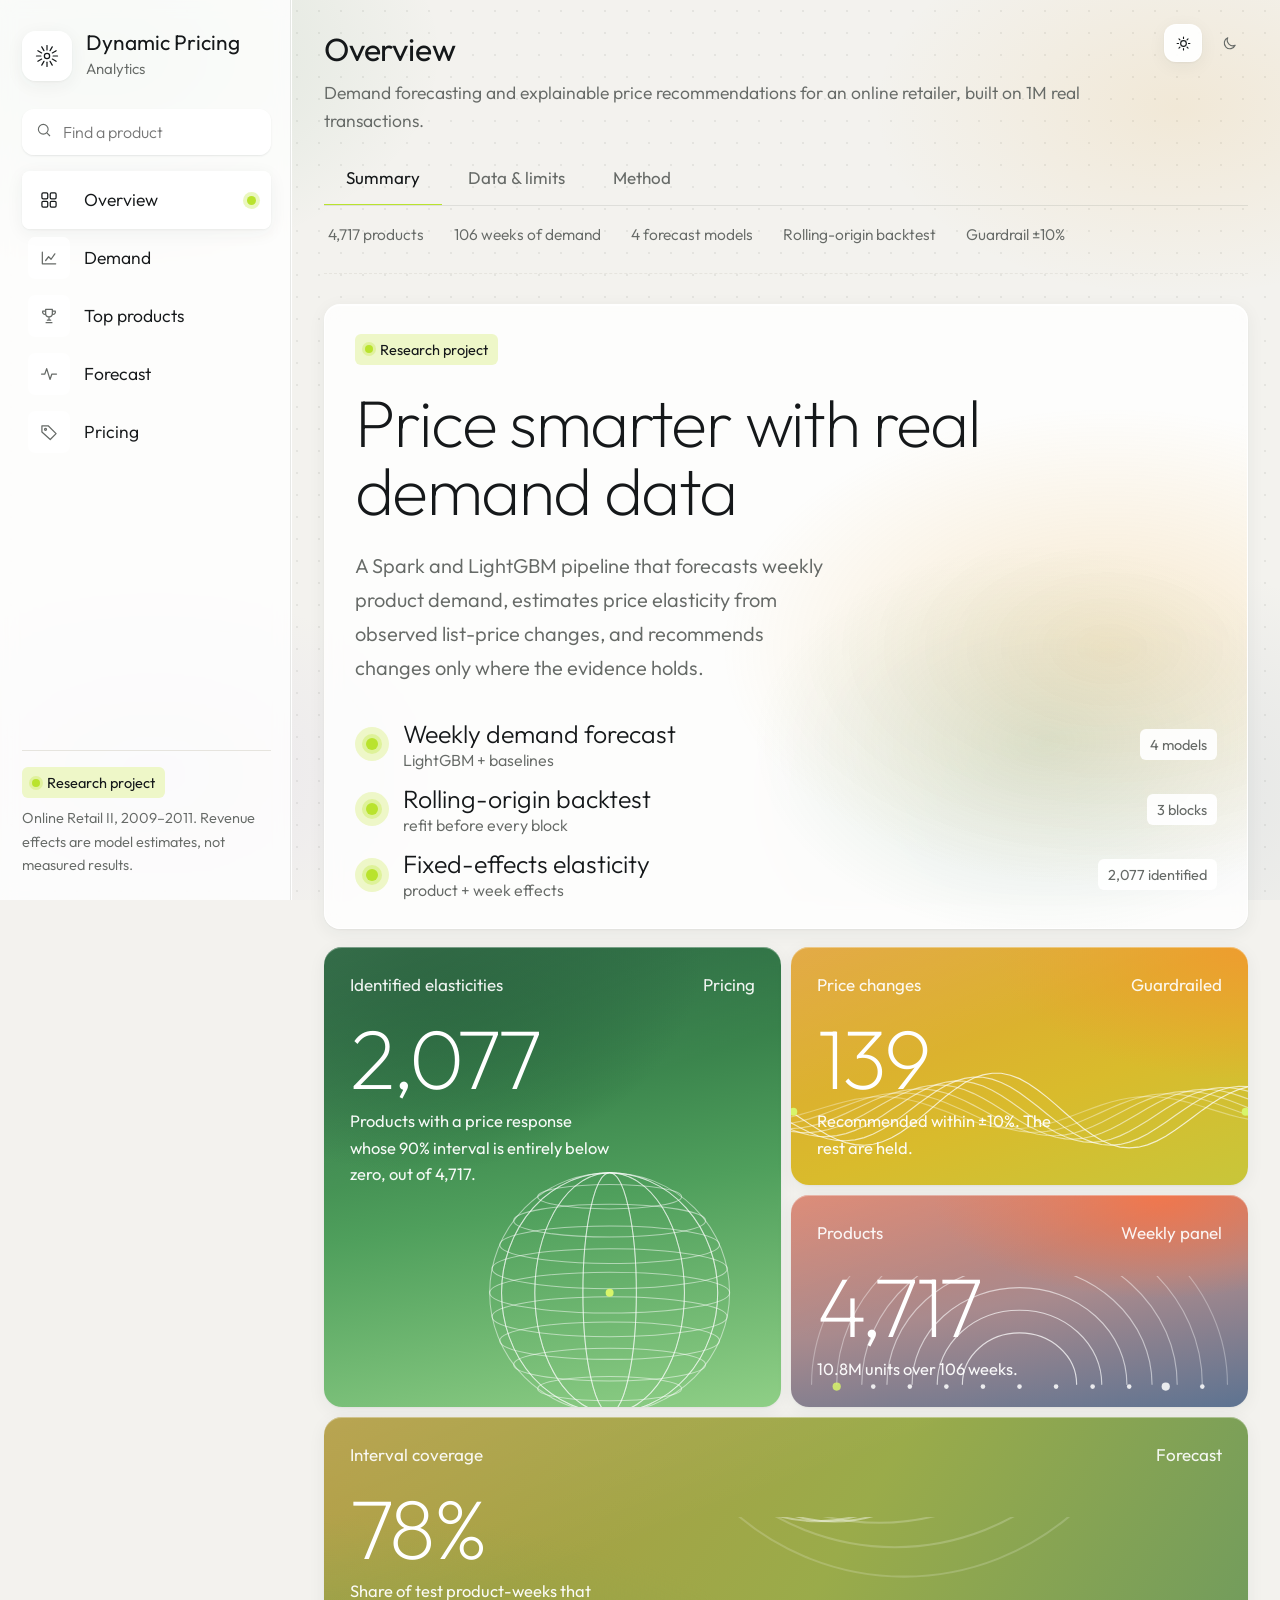
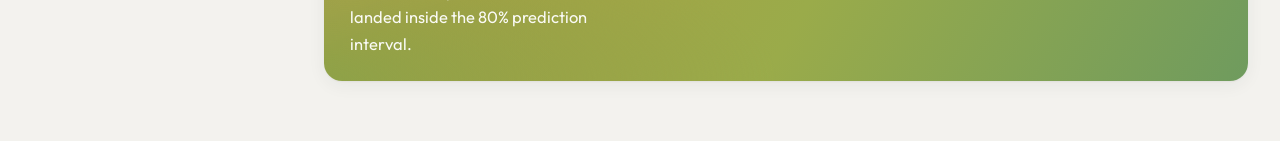
<file: site/index.html>
<!doctype html><html lang="en"><head><meta charset="utf-8"><meta name="viewport" content="width=device-width,initial-scale=1"><title>Overview · Dynamic Pricing Analytics</title><link rel="preconnect" href="https://fonts.googleapis.com"><link rel="stylesheet" href="https://fonts.googleapis.com/css2?family=Outfit:wght@200..500&display=swap"><link rel="stylesheet" href="assets/style.css"><script src="vendor/chart.umd.js"></script><script src="data/overview.js"></script><script src="data/forecast.js"></script><script src="data/pricing.js"></script><script src="data/data.js"></script><script src="data/search.js"></script><script src="assets/app.js"></script></head><body><script src="assets/summary.js"></script><script src="assets/data.js"></script><script src="assets/about.js"></script><script src="assets/p_index.js"></script></body></html>
</file>
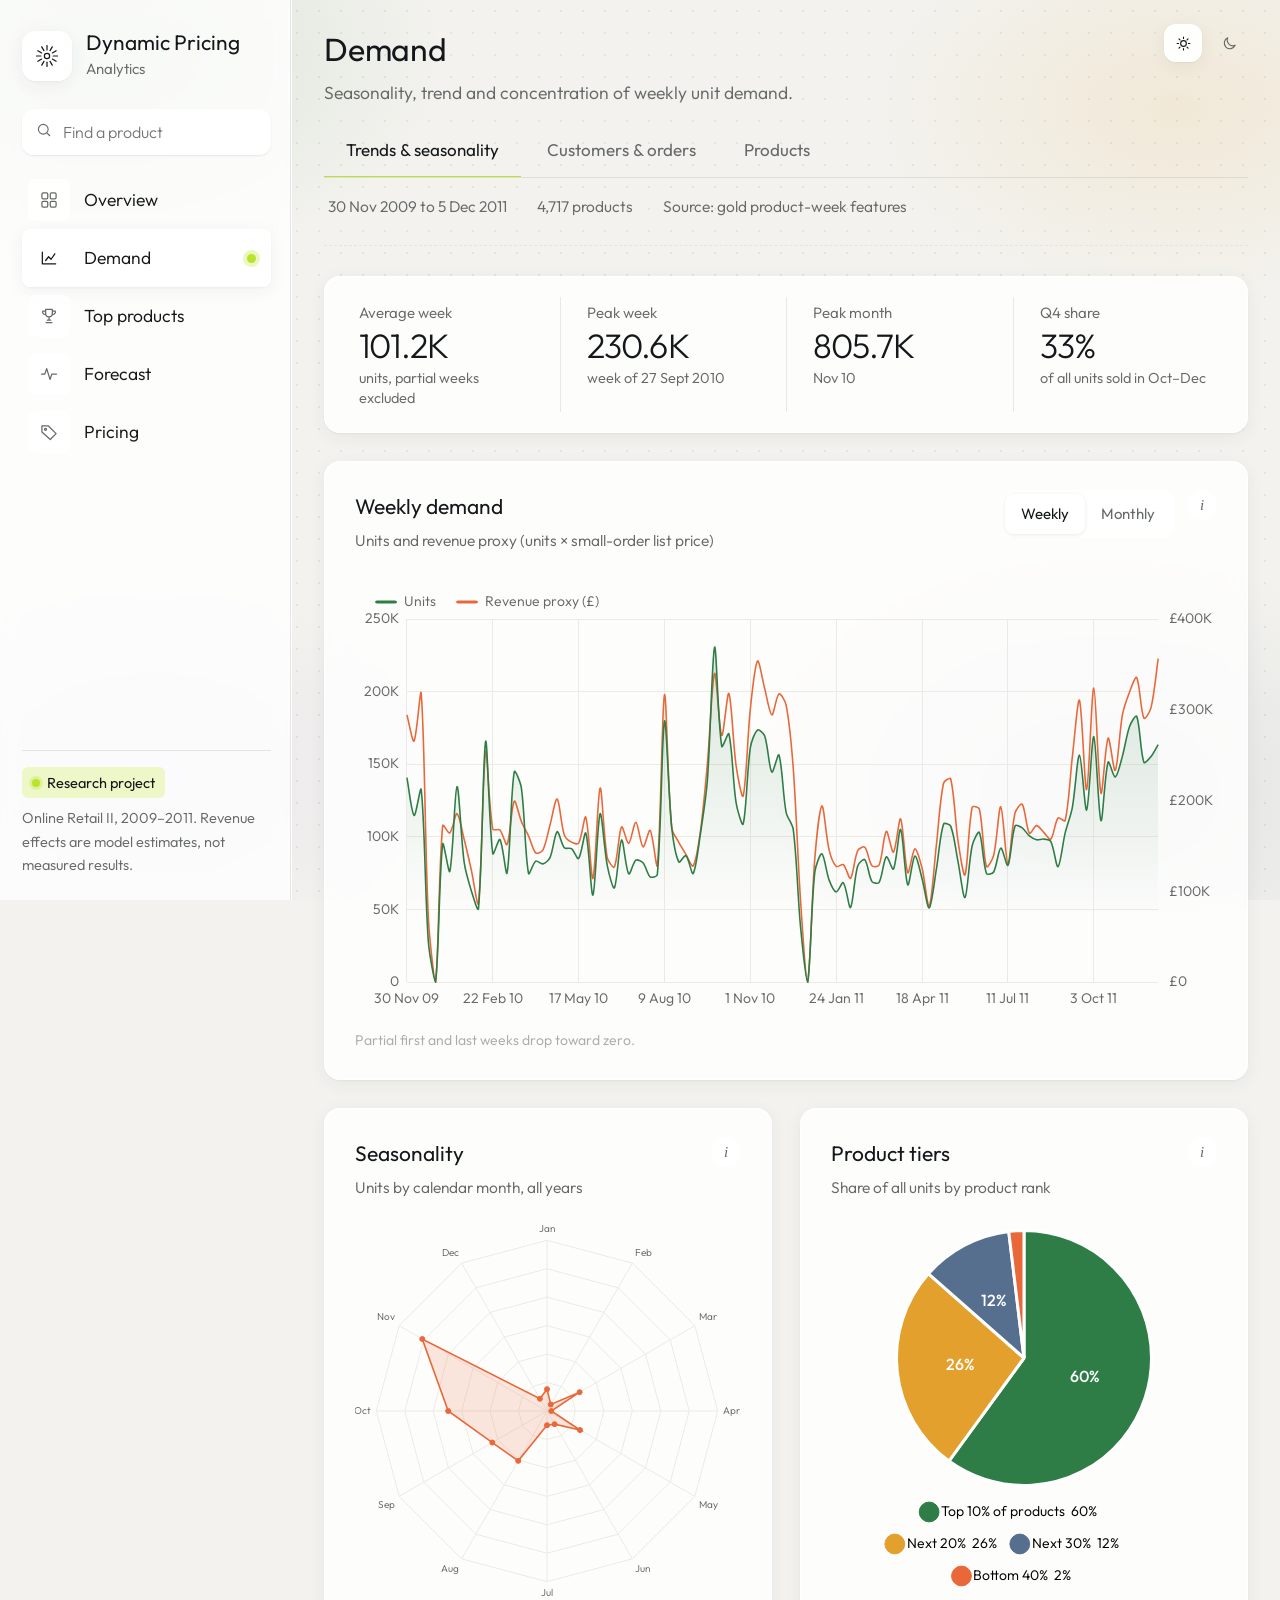
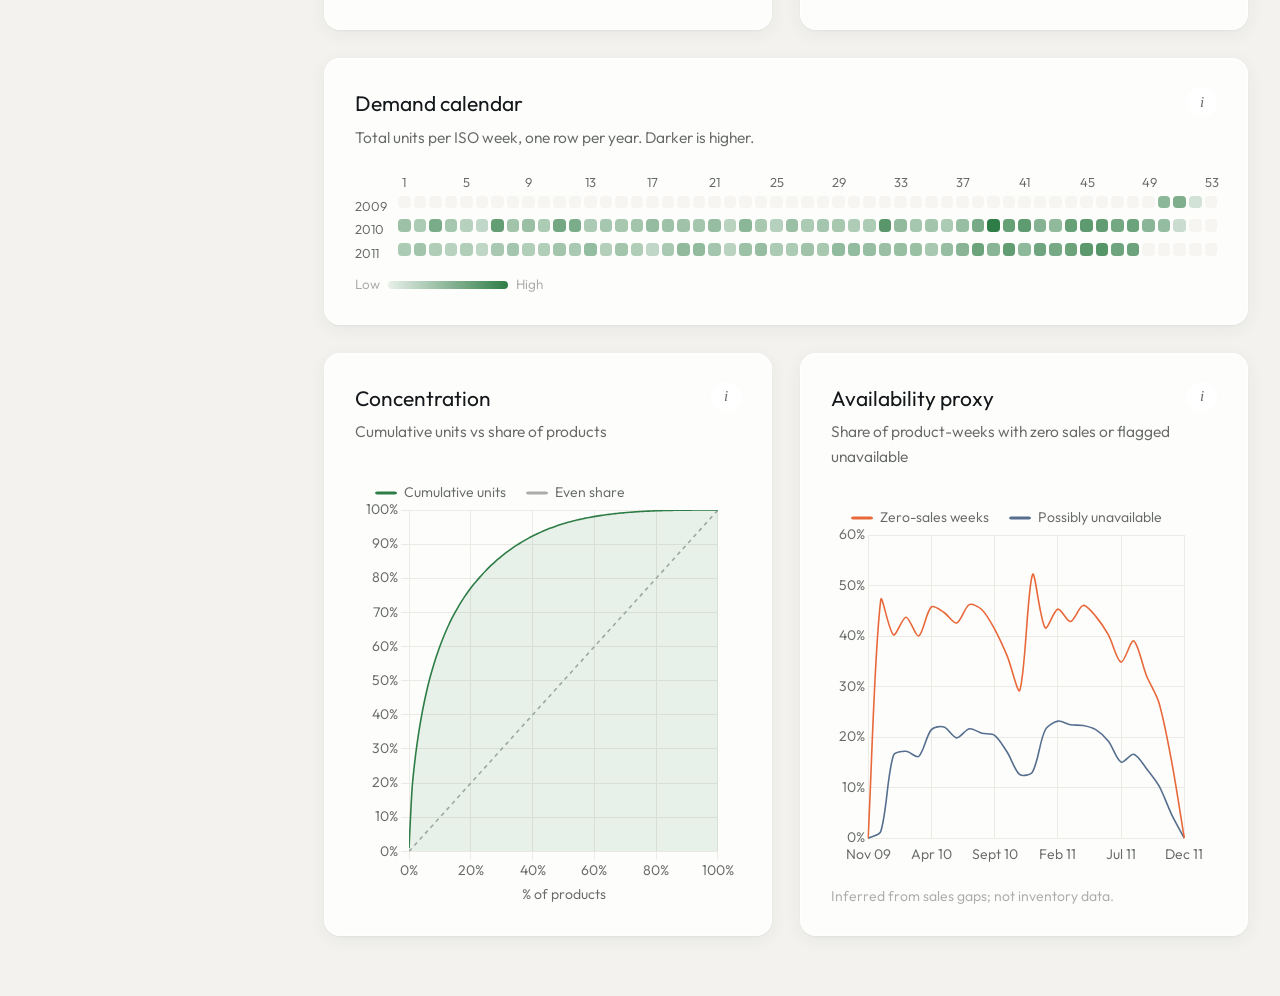
<file: site/demand.html>
<!doctype html><html lang="en"><head><meta charset="utf-8"><meta name="viewport" content="width=device-width,initial-scale=1"><title>Demand · Dynamic Pricing Analytics</title><link rel="preconnect" href="https://fonts.googleapis.com"><link rel="stylesheet" href="https://fonts.googleapis.com/css2?family=Outfit:wght@200..500&display=swap"><link rel="stylesheet" href="assets/style.css"><script src="vendor/chart.umd.js"></script><script src="data/overview.js"></script><script src="data/customers.js"></script><script src="data/products.js"></script><script src="data/pricing.js"></script><script src="data/forecast.js"></script><script src="data/search.js"></script><script src="assets/app.js"></script></head><body><script src="assets/demand.js"></script><script src="assets/customers.js"></script><script src="assets/products.js"></script><script src="assets/p_demand.js"></script></body></html>
</file>
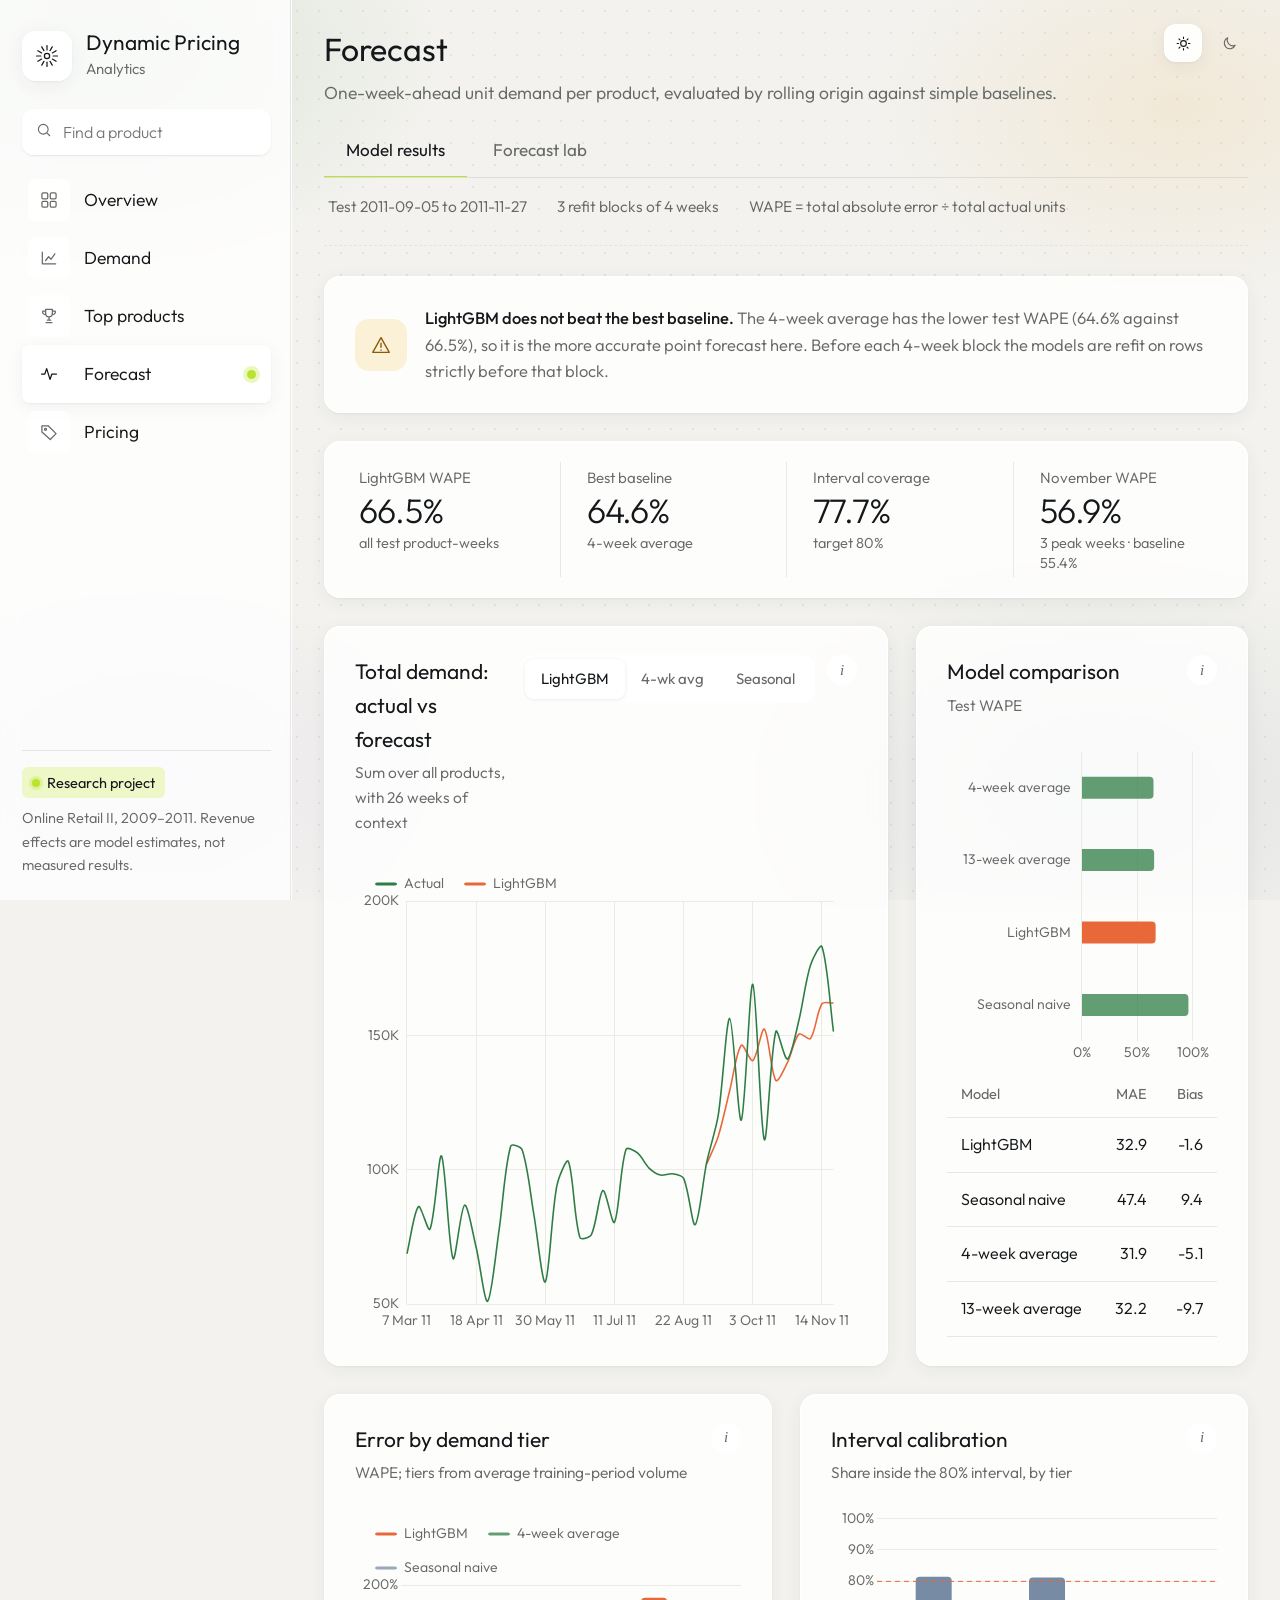
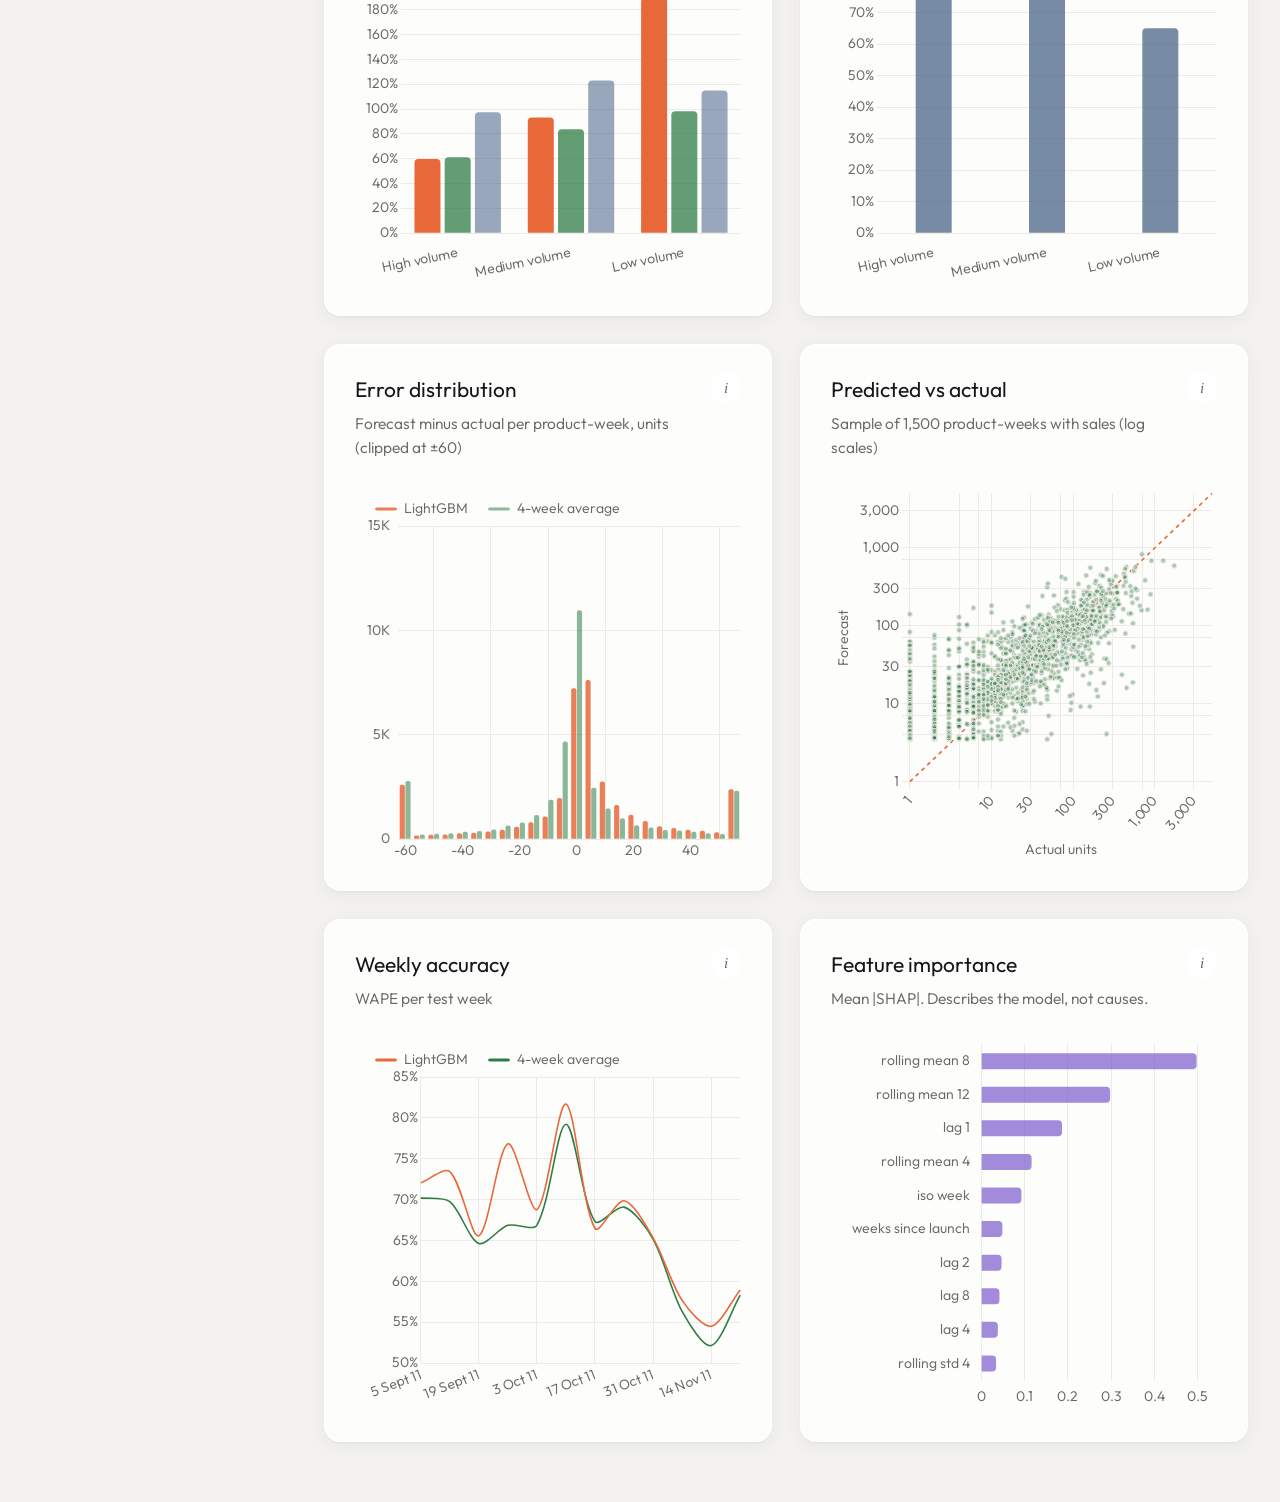
<file: site/forecast.html>
<!doctype html><html lang="en"><head><meta charset="utf-8"><meta name="viewport" content="width=device-width,initial-scale=1"><title>Forecast · Dynamic Pricing Analytics</title><link rel="preconnect" href="https://fonts.googleapis.com"><link rel="stylesheet" href="https://fonts.googleapis.com/css2?family=Outfit:wght@200..500&display=swap"><link rel="stylesheet" href="assets/style.css"><script src="vendor/chart.umd.js"></script><script src="data/overview.js"></script><script src="data/forecast.js"></script><script src="data/products.js"></script><script src="data/search.js"></script><script src="assets/app.js"></script></head><body><script src="assets/forecast.js"></script><script src="assets/lab.js"></script><script src="assets/p_forecast.js"></script></body></html>
</file>
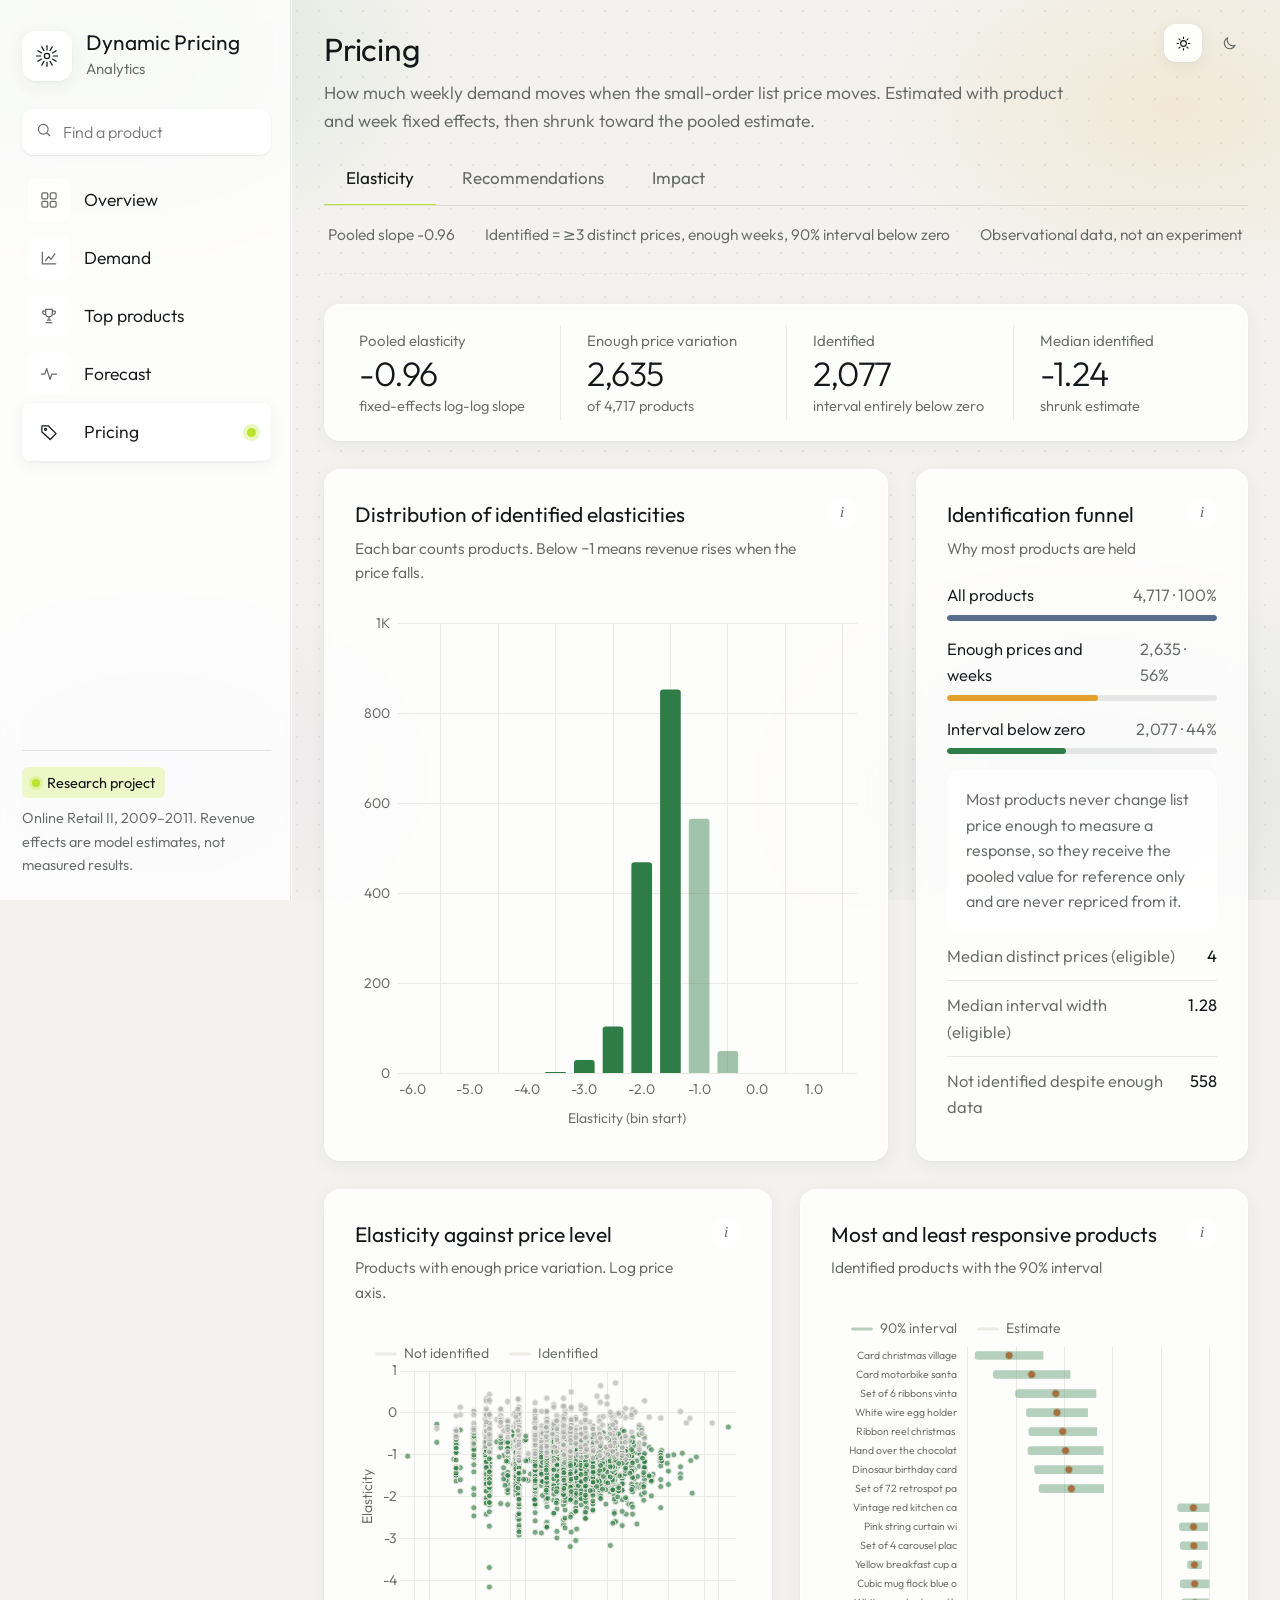
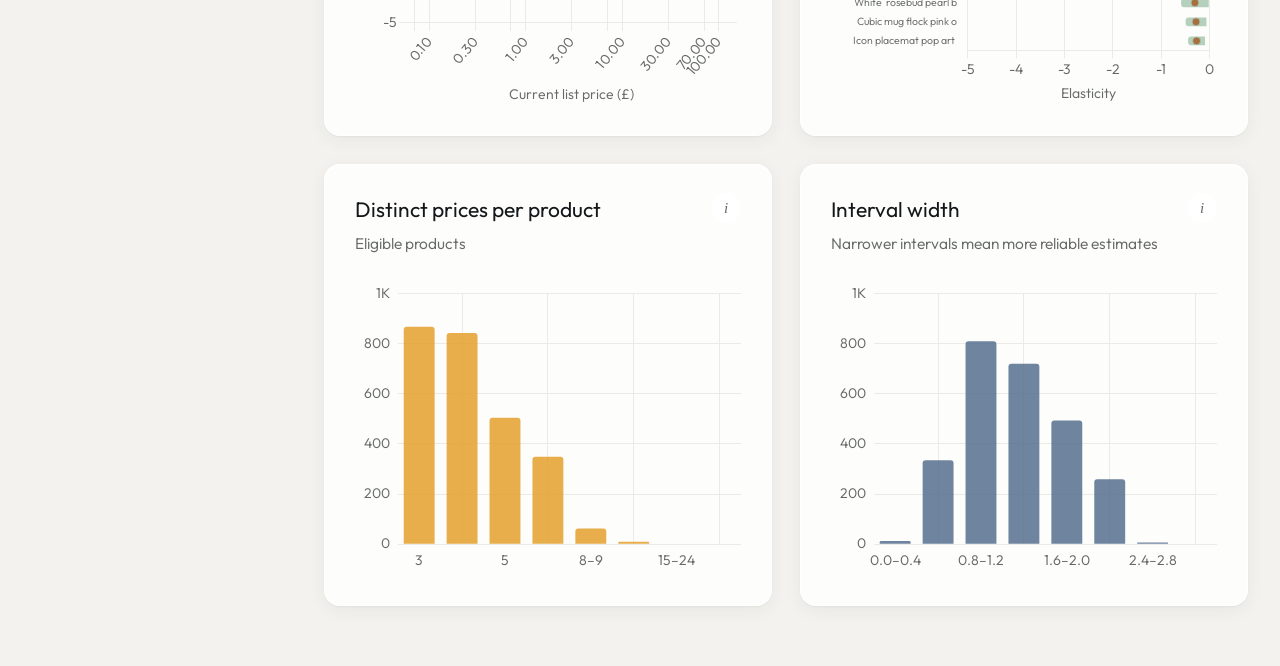
<file: site/pricing.html>
<!doctype html><html lang="en"><head><meta charset="utf-8"><meta name="viewport" content="width=device-width,initial-scale=1"><title>Pricing · Dynamic Pricing Analytics</title><link rel="preconnect" href="https://fonts.googleapis.com"><link rel="stylesheet" href="https://fonts.googleapis.com/css2?family=Outfit:wght@200..500&display=swap"><link rel="stylesheet" href="assets/style.css"><script src="vendor/chart.umd.js"></script><script src="data/overview.js"></script><script src="data/pricing.js"></script><script src="data/products.js"></script><script src="data/forecast.js"></script><script src="data/search.js"></script><script src="assets/app.js"></script></head><body><script src="assets/elasticity.js"></script><script src="assets/recs.js"></script><script src="assets/impact.js"></script><script src="assets/p_pricing.js"></script></body></html>
</file>
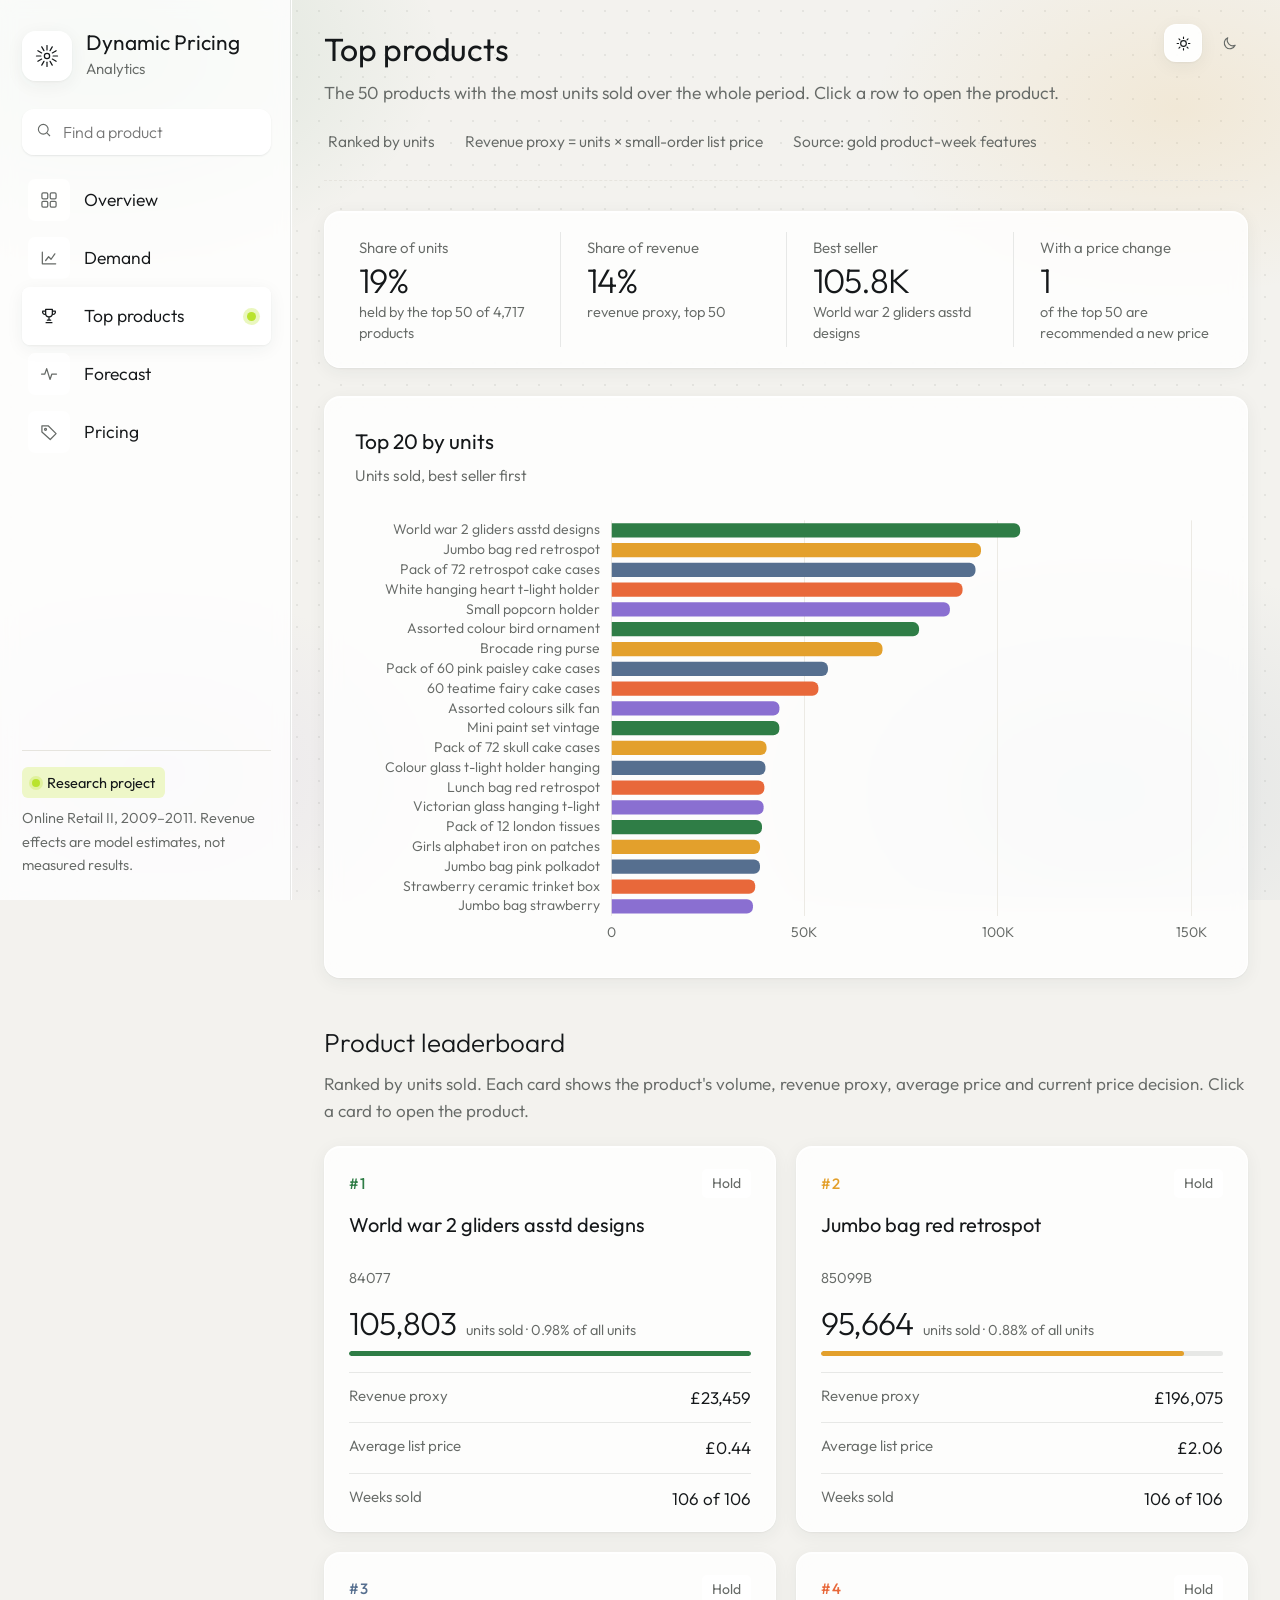
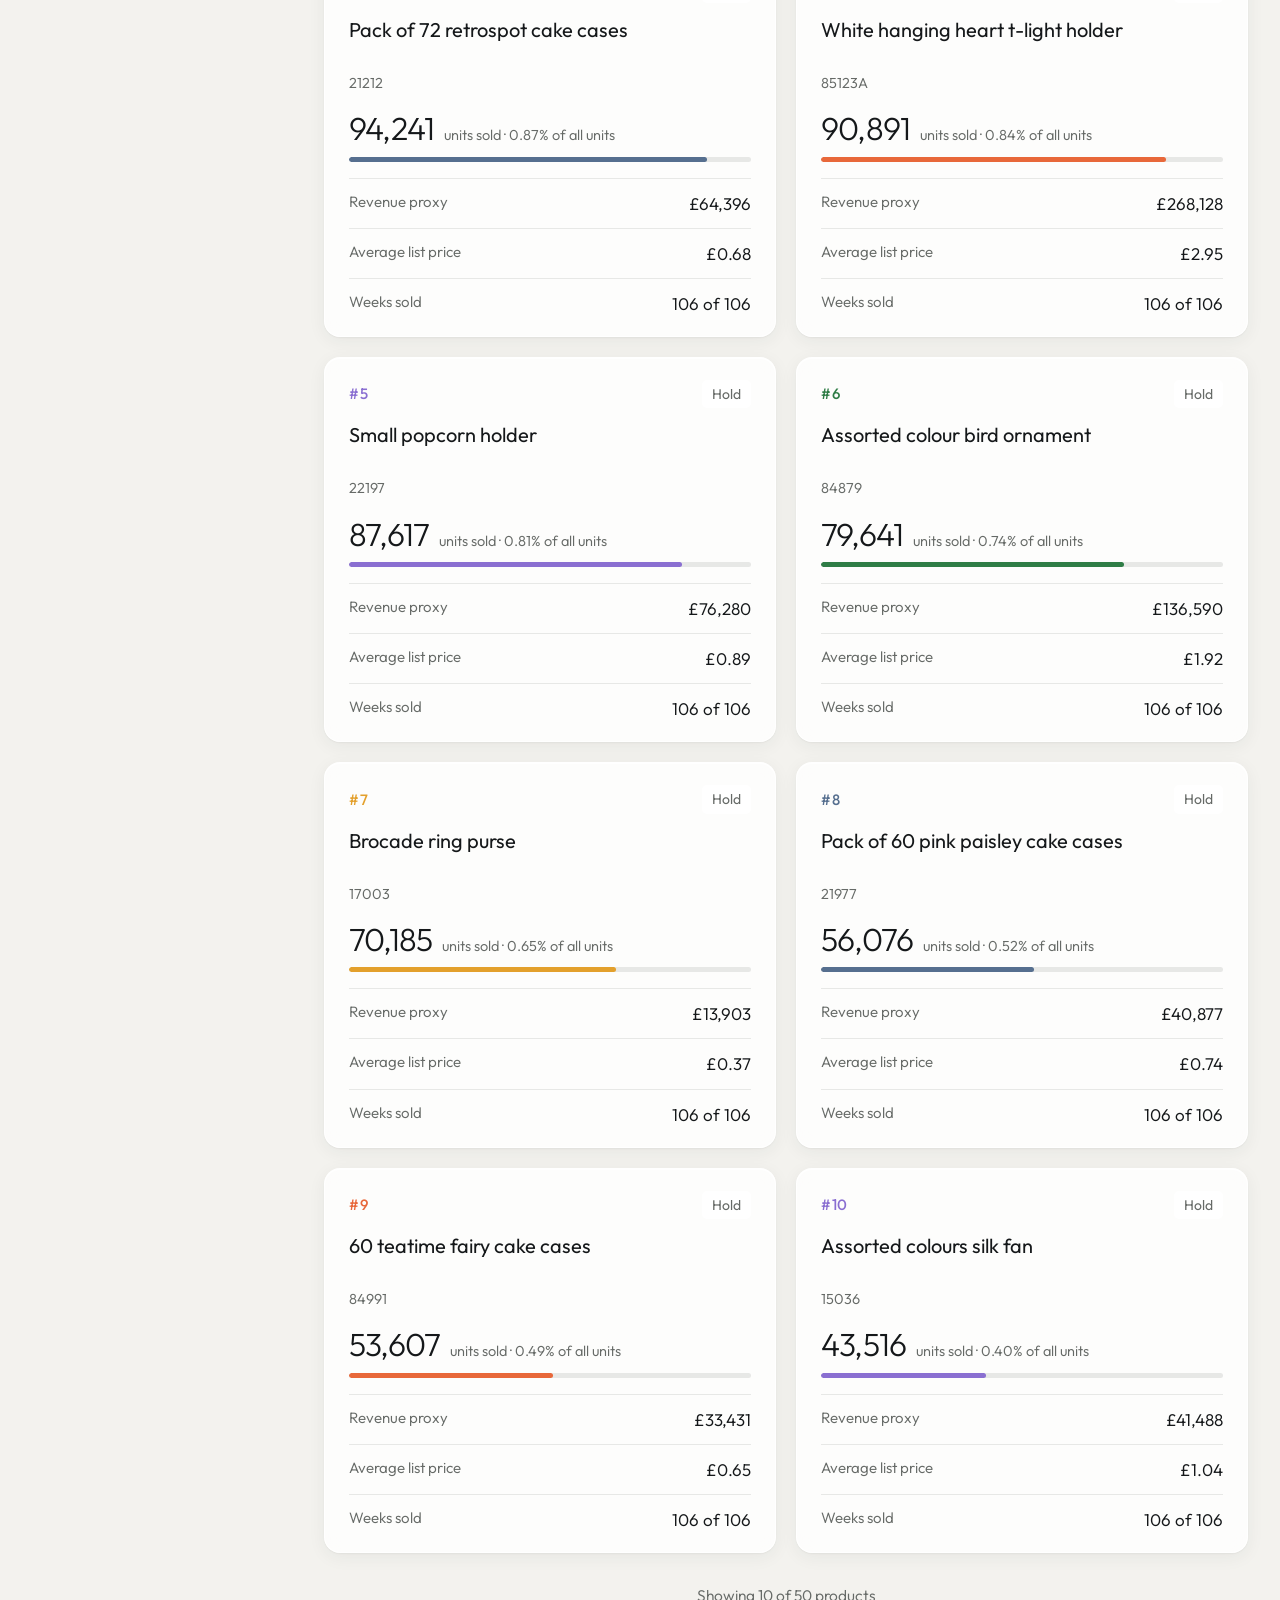
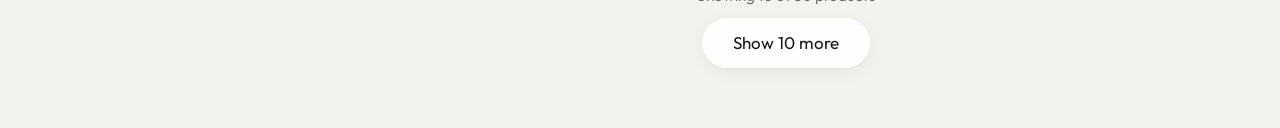
<file: site/top.html>
<!doctype html><html lang="en"><head><meta charset="utf-8"><meta name="viewport" content="width=device-width,initial-scale=1"><title>Top products · Dynamic Pricing Analytics</title><link rel="preconnect" href="https://fonts.googleapis.com"><link rel="stylesheet" href="https://fonts.googleapis.com/css2?family=Outfit:wght@200..500&display=swap"><link rel="stylesheet" href="assets/style.css"><script src="vendor/chart.umd.js"></script><script src="data/overview.js"></script><script src="data/products.js"></script><script src="data/pricing.js"></script><script src="data/search.js"></script><script src="assets/app.js"></script></head><body><script src="assets/topproducts.js"></script><script src="assets/p_top.js"></script></body></html>
</file>
<file: site/assets/style.css>
/* Layout concept: quiet warm-paper workspace, labelled sidebar, thin light type, gradient stat tiles with line art. */
:root{
  --bg:#f3f2ee; --dot:rgba(30,35,30,.07); --card:#ffffff; --soft:#f6f5f1; --border:#e6e4de; --grid:#eceae4;
  --ink:#15181a; --muted:#7b7f7c; --faint:#a9acaa;
  --lime:#b9e32d; --lime-soft:#eef7c8; --green:#2f7d46; --green-d:#1e5a33; --orange:#e8683a; --amber:#e3a02c; --slate:#566f8f; --red:#d4453d; --violet:#8a6fd1;
  --warn-bg:#fbf1d6; --warn-ink:#8a5a0b; --ok-bg:#e5f3dc; --ok-ink:#2c6a2f; --bad-bg:#fbe4e1; --bad-ink:#a83630;
  --tile-text:#fff; --shadow:0 1px 0 rgba(20,25,20,.02);
  --font:"Outfit","Urbanist","Inter",ui-sans-serif,system-ui,-apple-system,"Segoe UI",Roboto,sans-serif;
}
@media (prefers-color-scheme: dark){:root:not([data-theme="light"]){
  --bg:#111312; --dot:rgba(255,255,255,.055); --card:#191c1a; --soft:#1f2321; --border:#2a2f2c; --grid:#262b28;
  --ink:#eceee9; --muted:#8f958f; --faint:#6b716c;
  --lime:#c4ec3a; --lime-soft:#2b3315; --green:#5fb877; --green-d:#7fd196; --orange:#f07d52; --amber:#eab04a; --slate:#8aa6c9; --red:#ef6a61; --violet:#a891e6;
  --warn-bg:#2f2813; --warn-ink:#e8c46c; --ok-bg:#1d2d1d; --ok-ink:#9bd69b; --bad-bg:#33201e; --bad-ink:#f09a93; --shadow:none; color-scheme:dark}}
:root[data-theme="dark"]{
  --bg:#111312; --dot:rgba(255,255,255,.055); --card:#191c1a; --soft:#1f2321; --border:#2a2f2c; --grid:#262b28;
  --ink:#eceee9; --muted:#8f958f; --faint:#6b716c;
  --lime:#c4ec3a; --lime-soft:#2b3315; --green:#5fb877; --green-d:#7fd196; --orange:#f07d52; --amber:#eab04a; --slate:#8aa6c9; --red:#ef6a61; --violet:#a891e6;
  --warn-bg:#2f2813; --warn-ink:#e8c46c; --ok-bg:#1d2d1d; --ok-ink:#9bd69b; --bad-bg:#33201e; --bad-ink:#f09a93; --shadow:none; color-scheme:dark}
*{box-sizing:border-box}
html,body{margin:0;min-height:100%}
body{background-color:var(--bg);background-image:radial-gradient(var(--dot) 1px,transparent 1px);background-size:22px 22px;color:var(--ink);font-family:var(--font);font-weight:300;font-size:15px;line-height:1.55;-webkit-font-smoothing:antialiased}
a{color:var(--green);text-decoration:none}a:hover{text-decoration:underline}
b,strong{font-weight:500}
.app{display:grid;grid-template-columns:292px minmax(0,1fr);min-height:100vh}
.side{padding:26px 18px 22px 20px;display:flex;flex-direction:column;gap:6px;position:sticky;top:0;height:100vh;overflow:auto;border-right:1px solid var(--border);background:color-mix(in srgb,var(--bg) 88%,transparent)}
.brand{display:flex;align-items:center;gap:14px;margin-bottom:22px;color:inherit;text-decoration:none}
.brand-mark{width:50px;height:50px;border-radius:8px;border:1px solid var(--border);background:var(--card);display:grid;place-items:center;flex:none}
.brand-mark svg{width:28px;height:28px;stroke:var(--ink);fill:none;stroke-width:1.4;stroke-linecap:round}
.brand b{display:block;font-size:19px;font-weight:400;line-height:1.15}
.brand small{color:var(--muted);font-size:14px}
.nav-label{font-size:11px;letter-spacing:.14em;text-transform:uppercase;color:var(--faint);margin:16px 6px 4px;font-weight:400}
.nav a{display:flex;align-items:center;gap:14px;padding:6px 10px 6px 4px;border-radius:8px;color:var(--ink);text-decoration:none;border:1px solid transparent;font-size:15.5px;position:relative}
.nav a .ico{width:42px;height:42px;border-radius:7px;background:var(--soft);display:grid;place-items:center;flex:none;border:1px solid transparent}
.nav a svg{width:18px;height:18px;stroke:var(--muted);fill:none;stroke-width:1.5;stroke-linecap:round;stroke-linejoin:round}
.nav a:hover{background:color-mix(in srgb,var(--card) 60%,transparent)}
.nav a.on{background:var(--card);border-color:var(--border);box-shadow:var(--shadow)}
.nav a.on .ico{background:var(--card);border-color:var(--border)}
.nav a.on svg{stroke:var(--ink)}
.nav a.on::after{content:"";position:absolute;right:14px;width:9px;height:9px;border-radius:50%;background:var(--lime);box-shadow:0 0 0 4px color-mix(in srgb,var(--lime) 30%,transparent)}
.side-foot{margin-top:auto;padding-top:16px;border-top:1px solid var(--border);display:grid;gap:8px;color:var(--muted);font-size:13.5px}
.chip{display:inline-flex;align-items:center;gap:7px;background:var(--lime-soft);color:var(--ink);border-radius:6px;padding:4px 10px;font-size:13px;font-weight:400;white-space:nowrap}
.chip::before{content:"";width:8px;height:8px;border-radius:50%;background:var(--lime);box-shadow:0 0 0 3px color-mix(in srgb,var(--lime) 28%,transparent)}
.chip.warn{background:var(--warn-bg);color:var(--warn-ink)}.chip.warn::before{background:var(--amber);box-shadow:none}
.chip.grey{background:var(--soft);color:var(--muted)}.chip.grey::before{background:var(--faint);box-shadow:none}
.chip.plain::before{display:none}
.main{padding:22px 40px 56px;min-width:0}
.head{display:flex;justify-content:space-between;align-items:flex-start;gap:20px;margin-bottom:6px}
.head h1{font-size:25px;font-weight:400;margin:0 0 2px;letter-spacing:-.2px}
.head p{margin:0;color:var(--muted);font-size:15.5px;max-width:720px}
.theme{display:flex;gap:8px;flex:none}
.theme button{width:38px;height:38px;border-radius:7px;border:1px solid transparent;background:transparent;display:grid;place-items:center;cursor:pointer;color:var(--muted)}
.theme button.on{background:var(--card);border-color:var(--border);color:var(--ink)}
.theme svg{width:17px;height:17px;stroke:currentColor;fill:none;stroke-width:1.6;stroke-linecap:round;stroke-linejoin:round}
.tags{display:flex;gap:6px 22px;flex-wrap:wrap;color:var(--muted);font-size:14px;padding:10px 0 16px;border-bottom:1px dashed var(--border);margin-bottom:22px}
.tags span{padding:0 4px}
.grid{display:grid;gap:18px}.g2{grid-template-columns:repeat(2,minmax(0,1fr))}.g3{grid-template-columns:repeat(3,minmax(0,1fr))}.g4{grid-template-columns:repeat(4,minmax(0,1fr))}.g5{grid-template-columns:repeat(5,minmax(0,1fr))}
.g-wide{grid-template-columns:minmax(0,1.7fr) minmax(0,1fr)}.g-wide-r{grid-template-columns:minmax(0,1fr) minmax(0,1.7fr)}
.mt{margin-top:18px}.mt2{margin-top:30px}
.card{background:var(--card);border:1px solid var(--border);border-radius:8px;padding:20px 22px;min-width:0;box-shadow:var(--shadow)}
.card h3{margin:0;font-size:17px;font-weight:400}
.card .sub{color:var(--muted);font-size:13.5px;margin-top:2px}
.card-head{display:flex;justify-content:space-between;align-items:flex-start;gap:12px;margin-bottom:14px}
.card.flat{background:transparent;border-style:dashed}
.banner{display:flex;gap:18px;align-items:center;padding:18px 22px}
.banner .ic{width:46px;height:46px;border-radius:7px;background:var(--warn-bg);color:var(--warn-ink);display:grid;place-items:center;flex:none}
.banner .ic svg{width:22px;height:22px;stroke:currentColor;fill:none;stroke-width:1.5;stroke-linecap:round;stroke-linejoin:round}
.banner p{margin:0;color:var(--muted);font-size:15px}.banner p b{color:var(--ink)}
.strip{display:flex;gap:16px;align-items:center;padding:12px 18px;color:var(--muted);font-size:15px}
.chart{position:relative;height:300px}.chart.sm{height:220px}.chart.lg{height:360px}.chart.xs{height:150px}
.src{color:var(--faint);font-size:12.5px;margin-top:10px}
.legend{display:flex;flex-direction:column}
.legend .row{display:flex;align-items:center;gap:10px;padding:10px 0;border-bottom:1px solid var(--border);font-size:14.5px}
.legend .row:last-child{border:0}.legend .dot{width:9px;height:9px;border-radius:50%;flex:none}.legend .row span:last-child{margin-left:auto;color:var(--muted)}
.bars{display:grid;gap:15px}.bar-row .l{display:flex;justify-content:space-between;gap:10px;font-size:14.5px;margin-bottom:6px}.bar-row .l span{color:var(--muted)}
.track{height:6px;border-radius:4px;background:var(--soft);overflow:hidden}.fill{height:100%;border-radius:4px}
.stat-line{display:flex;justify-content:space-between;gap:14px;padding:11px 0;border-bottom:1px solid var(--border);font-size:14.5px}.stat-line:last-child{border:0}.stat-line span:first-child{color:var(--muted)}.stat-line b{font-weight:400;text-align:right}
.note{background:var(--soft);border-radius:7px;padding:13px 15px;font-size:14px;color:var(--muted);line-height:1.6}.note b{color:var(--ink)}
.note.warn{background:var(--warn-bg);color:var(--warn-ink)}.note.warn b{color:inherit}
.note.ok{background:var(--ok-bg);color:var(--ok-ink)}
/* hero + tiles */
.hero{display:grid;grid-template-columns:minmax(0,1.05fr) minmax(0,1.1fr);gap:18px;align-items:stretch}
.hero-copy{padding:44px 44px 34px;position:relative;overflow:hidden;display:flex;flex-direction:column;gap:24px;background:radial-gradient(60% 55% at 85% 55%,color-mix(in srgb,var(--amber) 22%,transparent),transparent 70%),radial-gradient(45% 45% at 78% 70%,color-mix(in srgb,var(--green) 16%,transparent),transparent 70%),var(--card)}
.hero-copy h2{font-size:clamp(40px,5.2vw,72px);line-height:1.02;font-weight:200;margin:0;letter-spacing:-1.6px}
.hero-copy p.lead{font-size:18px;color:var(--muted);max-width:480px;margin:0;line-height:1.7}
.feat{display:grid;gap:14px;margin-top:auto;padding-top:10px}
.feat .r{display:flex;align-items:center;gap:14px;flex-wrap:wrap}
.feat .dot{width:34px;height:34px;border-radius:50%;background:var(--lime-soft);display:grid;place-items:center;flex:none}
.feat .dot::after{content:"";width:12px;height:12px;border-radius:50%;background:var(--lime);box-shadow:0 0 0 4px color-mix(in srgb,var(--lime) 30%,transparent)}
.feat .t{font-size:23px;font-weight:300}.feat .s{color:var(--muted);font-size:14px}
.tiles{display:grid;grid-template-columns:1fr 1fr;grid-auto-rows:minmax(150px,auto);gap:10px}
.tile{position:relative;overflow:hidden;border-radius:8px;padding:20px 22px;color:var(--tile-text);min-height:210px;display:flex;flex-direction:column;isolation:isolate}
.tile .k{display:flex;justify-content:space-between;font-size:15px;font-weight:400;opacity:.92}
.tile .n{font-size:84px;font-weight:200;line-height:1;margin:18px 0 8px;letter-spacing:-3px}
.tile .n.s{font-size:58px;letter-spacing:-2px}
.tile .d{font-size:14.5px;font-weight:400;max-width:230px;opacity:.95}
.tile svg.art{position:absolute;inset:auto 0 0 0;width:100%;height:62%;z-index:-1;pointer-events:none}
.tile.tall{grid-row:span 2}.tile.wide{grid-column:span 2;min-height:190px}
.tile.green{background:radial-gradient(90% 70% at 20% 0%,#1d5a33 0%,transparent 70%),linear-gradient(170deg,#1e5f37 0%,#4f9f5c 55%,#8fcf86 100%)}
.tile.amber{background:radial-gradient(80% 80% at 100% 0%,#ee9d2f,transparent 70%),linear-gradient(160deg,#e0a132 0%,#d9bb2c 60%,#c8c63a 100%)}
.tile.coral{background:radial-gradient(70% 70% at 80% 0%,#f0764c,transparent 70%),linear-gradient(170deg,#d9806a 0%,#a98a8d 50%,#5d7391 100%)}
.tile.olive{background:radial-gradient(70% 90% at 0% 100%,#8ea248,transparent 70%),linear-gradient(120deg,#b19a3e 0%,#9aab4a 55%,#6f9b5e 100%)}
.tile.slate{background:linear-gradient(150deg,#3e5877 0%,#5d7f9a 60%,#8aa9b4 100%)}
.tile.plum{background:linear-gradient(150deg,#5a3f77 0%,#8a6fd1 60%,#c3a2e0 100%)}
.tile.mini{min-height:150px;padding:16px 18px}.tile.mini .n{font-size:46px;margin:10px 0 4px;letter-spacing:-1.5px}
/* link cards */
.link-card{display:flex;flex-direction:column;gap:10px;color:inherit;text-decoration:none;transition:.15s}
.link-card:hover{text-decoration:none;border-color:color-mix(in srgb,var(--green) 40%,var(--border));transform:translateY(-1px)}
.link-card .top{display:flex;align-items:center;gap:12px}
.link-card .ico{width:38px;height:38px;border-radius:7px;background:var(--soft);display:grid;place-items:center}
.link-card .ico svg{width:18px;height:18px;stroke:var(--ink);fill:none;stroke-width:1.5;stroke-linecap:round;stroke-linejoin:round}
.link-card h4{margin:0;font-size:17px;font-weight:400}.link-card p{margin:0;color:var(--muted);font-size:14px;min-height:42px}
.link-card .go{margin-left:auto;color:var(--faint)}
.spark{width:100%;height:64px;display:block}
/* controls */
select,input[type=text]{height:40px;border-radius:7px;border:1px solid var(--border);background:var(--card);color:var(--ink);padding:0 14px;font:inherit;font-weight:300;outline:none}
select:focus,input[type=text]:focus{border-color:var(--green)}
.picker{display:grid;grid-template-columns:1fr 1fr;gap:20px}.picker label{display:block;font-size:14px;color:var(--ink);margin-bottom:8px;font-weight:400}.picker select{width:100%;height:50px;font-size:15.5px}
.seg{display:inline-flex;background:var(--soft);border-radius:7px;padding:3px;border:1px solid var(--border)}
.seg button{border:0;background:transparent;font:inherit;font-size:13.5px;font-weight:400;padding:6px 14px;border-radius:5px;color:var(--muted);cursor:pointer}
.seg button.on{background:var(--card);color:var(--ink);box-shadow:0 0 0 1px var(--border)}
table{width:100%;border-collapse:collapse}
th{font-weight:400;color:var(--muted);text-align:left;font-size:13px;padding:10px 12px;border-bottom:1px solid var(--border);white-space:nowrap;cursor:pointer;user-select:none}
td{padding:11px 12px;border-bottom:1px solid var(--border);font-size:14.5px}th.num,td.num{text-align:right}
tbody tr{cursor:pointer}tbody tr:hover{background:var(--soft)}tbody tr.sel{background:var(--lime-soft)}
.table-wrap{overflow:auto;max-height:560px}
.tag{display:inline-block;padding:2px 9px;border-radius:5px;font-size:12.5px;font-weight:400}
.tag.hold{background:var(--soft);color:var(--muted)}.tag.up{background:var(--ok-bg);color:var(--ok-ink)}.tag.down{background:#fbe6dc;color:#b4491f}
:root[data-theme="dark"] .tag.down{background:#3a251c;color:#f0a07c}
.tag.High{background:var(--ok-bg);color:var(--ok-ink)}.tag.Medium{background:var(--warn-bg);color:var(--warn-ink)}.tag.Low{background:var(--bad-bg);color:var(--bad-ink)}
.toolbar{display:flex;gap:10px;align-items:center;flex-wrap:wrap;margin-bottom:14px}.toolbar input[type=text]{min-width:220px;flex:1}
.pager{display:flex;align-items:center;gap:10px;justify-content:flex-end;margin-top:12px;color:var(--muted);font-size:13.5px}
.pager button{border:1px solid var(--border);background:var(--card);color:var(--ink);border-radius:6px;height:32px;padding:0 14px;font:inherit;cursor:pointer}.pager button:disabled{opacity:.4;cursor:default}
.range{width:100%;accent-color:var(--green)}
.sim-out{display:grid;grid-template-columns:1fr 1fr;gap:10px;margin-top:12px}.sim-out div{background:var(--soft);border-radius:7px;padding:12px 14px}.sim-out small{display:block;color:var(--muted);font-size:12.5px}.sim-out b{font-size:22px;font-weight:300}
.ok{color:var(--ok-ink)}.no{color:var(--bad-ink)}
/* heatmap */
.heat{display:grid;gap:3px;font-size:11.5px;color:var(--muted)}
.heat .c{aspect-ratio:1;border-radius:3px;min-height:12px}.heat .rl{display:flex;align-items:center;padding-right:8px;white-space:nowrap}.heat .cl{text-align:center;overflow:visible;white-space:nowrap}
.scale{display:flex;align-items:center;gap:8px;color:var(--faint);font-size:12px;margin-top:10px}.scale i{display:block;width:120px;height:8px;border-radius:4px}
/* flow diagram */
.flow{display:flex;gap:0;align-items:stretch;flex-wrap:wrap}.flow .step{flex:1 1 150px;border:1px solid var(--border);background:var(--card);padding:14px 16px;position:relative;margin-right:22px;border-radius:8px}
.flow .step:last-child{margin-right:0}.flow .step::after{content:"→";position:absolute;right:-20px;top:50%;transform:translateY(-50%);color:var(--faint)}.flow .step:last-child::after{display:none}
.flow .step b{display:block;font-weight:400;margin-bottom:4px}.flow .step small{color:var(--muted);font-size:13px;display:block}.flow .step i{display:block;font-style:normal;font-size:11px;letter-spacing:.12em;text-transform:uppercase;color:var(--faint);margin-bottom:6px}
.timeline{position:relative;height:70px}.timeline .seg-bar{position:absolute;top:18px;height:30px;border-radius:6px;color:#fff;font-size:13px;display:flex;align-items:center;padding:0 12px;white-space:nowrap;overflow:hidden}
.empty{color:var(--muted);padding:36px;text-align:center}
.results{position:absolute;top:46px;left:0;right:0;background:var(--card);border:1px solid var(--border);border-radius:8px;box-shadow:0 18px 40px rgba(0,0,0,.14);padding:6px;z-index:40;display:none;max-height:340px;overflow:auto}
.results a{display:flex;justify-content:space-between;gap:10px;padding:9px 12px;border-radius:6px;color:var(--ink)}.results a:hover{background:var(--soft);text-decoration:none}.results small{color:var(--muted)}
.gsearch{position:relative;margin:0 0 10px}.gsearch input{width:100%;height:42px;padding-left:40px}.gsearch svg{position:absolute;left:13px;top:12px;width:18px;height:18px;stroke:var(--muted);fill:none;stroke-width:1.5}
.menu-btn{display:none}
@media(max-width:1280px){.g5{grid-template-columns:repeat(3,minmax(0,1fr))}.g4{grid-template-columns:repeat(2,minmax(0,1fr))}.hero{grid-template-columns:1fr}}
@media(max-width:980px){.app{grid-template-columns:1fr}.side{position:static;height:auto;flex-direction:column;border-right:0;border-bottom:1px solid var(--border)}.nav{display:flex;flex-wrap:wrap;gap:4px}.nav-label{display:none}.nav a{padding:4px 10px 4px 4px}.nav a .ico{width:34px;height:34px}.nav a.on::after{display:none}.side-foot{display:none}.main{padding:18px 16px 40px;padding-left:max(16px,env(safe-area-inset-left,0px));padding-right:max(16px,env(safe-area-inset-right,0px))}.g-wide,.g-wide-r,.g3,.g2,.picker{grid-template-columns:1fr}.g5{grid-template-columns:repeat(2,minmax(0,1fr))}.hero-copy{padding:26px 22px}.tiles{grid-template-columns:1fr}.tile.tall,.tile.wide{grid-column:auto;grid-row:auto}.head{flex-wrap:wrap}}
@media(max-width:560px){.g5,.g4{grid-template-columns:1fr}}
@media(prefers-reduced-motion:reduce){*{transition:none!important}}
.tile.mini svg.art{opacity:.4;height:78%}
.feat .r{display:grid;grid-template-columns:34px minmax(0,1fr) auto;gap:14px;align-items:center}
.feat .tt{display:flex;flex-direction:column;line-height:1.25}
.nav a .ico{width:38px;height:38px}.nav a{padding:5px 10px 5px 4px}.nav-label{margin-top:12px}
.chart.xl{height:430px}
.tabs{display:flex;gap:4px;margin:16px 0 0;border-bottom:1px solid var(--border);overflow-x:auto}
.tabs button{background:none;border:0;border-bottom:2px solid transparent;padding:11px 18px;font:inherit;font-weight:400;font-size:15.5px;color:var(--muted);cursor:pointer;margin-bottom:-1px;white-space:nowrap}
.tabs button:hover{color:var(--ink)}.tabs button.on{color:var(--ink);border-bottom-color:var(--lime)}
.tags{margin-top:0;padding-top:14px}
/* ---- Roomier layout and larger type ---- */
body{font-size:17px;font-weight:350;line-height:1.6}
:root{--muted:#666a67}
:root[data-theme="dark"]{--muted:#a0a6a0}
@media (prefers-color-scheme: dark){:root:not([data-theme="light"]){--muted:#a0a6a0}}
.side{width:auto;padding:30px 20px 24px 22px}
.brand b{font-size:21px}.brand small{font-size:15px}
.nav a{font-size:17.5px;gap:14px;padding:7px 12px 7px 5px}.nav a .ico{width:42px;height:42px}.nav a svg{width:20px;height:20px}
.nav-label{font-size:12px}
.gsearch input{font-size:16px;height:46px}
.side-foot{font-size:14.5px}
.main{padding:28px 56px 72px;max-width:1360px;margin:0 auto;width:100%}
.head h1{font-size:32px}.head p{font-size:17.5px;max-width:760px;margin-top:4px}
.tabs button{font-size:17px;padding:13px 22px}
.tags{font-size:15.5px;padding:16px 0 26px;margin-bottom:30px}
.grid{gap:28px}.mt{margin-top:28px}.mt2{margin-top:40px}
.card{padding:28px 30px;border-radius:10px}
.card h3{font-size:21px}.card .sub{font-size:15.5px;margin-top:4px}
.card-head{margin-bottom:22px}
.chip{font-size:14.5px}
.banner p{font-size:16.5px}.banner .ic{width:52px;height:52px}
.note{font-size:16px;padding:16px 18px}
.src{font-size:14px;margin-top:14px}
.stat-line,.legend .row,.bar-row .l{font-size:16.5px}
td{font-size:16px;padding:14px 14px}th{font-size:14.5px;padding:12px 14px}
.tag{font-size:14px;padding:3px 10px}
.seg button{font-size:15px;padding:8px 16px}
select,input[type=text]{height:46px;font-size:16px}
.picker select{height:54px;font-size:17px}.picker label{font-size:16px}
.chart{height:380px}.chart.sm{height:300px}.chart.lg{height:440px}.chart.xl{height:480px}.chart.xs{height:190px}
.tile{padding:24px 26px}.tile .k{font-size:17px}.tile .d{font-size:16.5px;max-width:260px}.tile .n.s{font-size:60px}
.tile.mini{min-height:170px}.tile.mini .n{font-size:54px}
.hero-copy p.lead{font-size:20px}.feat .t{font-size:25px}.feat .s{font-size:16px}
.heat{font-size:13px}.scale{font-size:13.5px}
.flow .step small{font-size:14.5px}.flow .step i{font-size:12px}
.pager{font-size:15px}.pager button{height:36px}
.sim-out b{font-size:24px}.sim-out small{font-size:14px}
/* at most two charts per row; an odd last card spans the full width */
.g3{grid-template-columns:repeat(2,minmax(0,1fr))}
.g3>.card:last-child:nth-child(odd){grid-column:1/-1}
.g4>.card:last-child:nth-child(odd){grid-column:auto}
@media(max-width:1280px){.main{padding:24px 32px 60px}}
@media(max-width:980px){.main{padding:18px 16px 40px;padding-left:max(16px,env(safe-area-inset-left,0px));padding-right:max(16px,env(safe-area-inset-right,0px))}.g3{grid-template-columns:1fr}.chart{height:320px}.chart.lg,.chart.xl{height:360px}}
.seg{flex-wrap:nowrap}.seg button{white-space:nowrap}
.card-head{flex-wrap:wrap}
/* ---- cards fill their grid cell; charts grow to match their neighbour ---- */
.card{display:flex;flex-direction:column}
.card>.card-head{flex:none}
.chart{height:auto;min-height:380px;flex:1 1 auto;position:relative}
.chart.sm{height:auto;min-height:300px}.chart.lg{height:auto;min-height:440px}.chart.xl{height:auto;min-height:480px}.chart.xs{min-height:190px}
.chart>canvas{position:absolute;left:0;top:0}
.bars{flex:1;align-content:space-evenly}
.note.grow{flex:1}
.card-head>div:first-child{flex:1;min-width:0}
.info{position:relative;flex:none;width:30px;height:30px;border-radius:50%;border:1px solid var(--border);color:var(--muted);display:grid;place-items:center;cursor:help;outline:none;background:var(--card)}
.info .i{font:italic 500 15px Georgia,serif;line-height:1}
.info:hover,.info:focus{border-color:var(--green);color:var(--green)}
.info .tip{display:none;position:absolute;right:0;top:38px;width:340px;max-width:78vw;background:var(--ink);color:var(--card);padding:14px 16px;border-radius:8px;font:350 15px/1.5 var(--font);z-index:50;box-shadow:0 14px 34px rgba(0,0,0,.25);text-align:left;font-style:normal;white-space:normal}
.info:hover .tip,.info:focus .tip{display:block}
@media(max-width:980px){.chart{min-height:320px}.chart.lg,.chart.xl{min-height:360px}}
.chart.fixed{flex:none;height:300px;min-height:0}
.legend{flex:1;justify-content:space-evenly}
.card.banner{flex-direction:row}
.tabs[hidden]{display:none}
.pager .info{white-space:nowrap;margin-right:auto}

/* ================= Glass layer ================= */
:root{--glass:rgba(255,255,255,.58);--glass-strong:rgba(255,255,255,.78);--glass-line:rgba(255,255,255,.75);--glass-edge:rgba(40,50,45,.09);--glass-shadow:0 10px 36px rgba(38,50,44,.09),0 1px 2px rgba(38,50,44,.05);--blur:blur(18px) saturate(1.5)}
@media (prefers-color-scheme: dark){:root:not([data-theme="light"]){--glass:rgba(30,35,32,.52);--glass-strong:rgba(34,40,37,.72);--glass-line:rgba(255,255,255,.09);--glass-edge:rgba(0,0,0,.35);--glass-shadow:0 12px 40px rgba(0,0,0,.35),0 1px 2px rgba(0,0,0,.3)}}
:root[data-theme="dark"]{--glass:rgba(30,35,32,.52);--glass-strong:rgba(34,40,37,.72);--glass-line:rgba(255,255,255,.09);--glass-edge:rgba(0,0,0,.35);--glass-shadow:0 12px 40px rgba(0,0,0,.35),0 1px 2px rgba(0,0,0,.3)}
body{background-attachment:fixed;background-image:
  radial-gradient(38% 34% at 8% 6%,color-mix(in srgb,var(--green) 26%,transparent),transparent 70%),
  radial-gradient(34% 30% at 92% 12%,color-mix(in srgb,var(--amber) 24%,transparent),transparent 70%),
  radial-gradient(40% 38% at 86% 88%,color-mix(in srgb,var(--slate) 24%,transparent),transparent 70%),
  radial-gradient(32% 30% at 12% 86%,color-mix(in srgb,var(--violet) 18%,transparent),transparent 70%),
  radial-gradient(var(--dot) 1px,transparent 1px);
  background-size:auto,auto,auto,auto,22px 22px}
.card,.side,.results,.info .tip{-webkit-backdrop-filter:var(--blur);backdrop-filter:var(--blur)}
.card{background:var(--glass);border:1px solid var(--glass-line);box-shadow:var(--glass-shadow),inset 0 1px 0 var(--glass-line);border-radius:18px}
.card.flat{background:transparent}
.side{background:var(--glass);border-right:1px solid var(--glass-line);box-shadow:inset -1px 0 0 var(--glass-edge)}
.nav a:hover{background:var(--glass)}
.nav a.on{background:var(--glass-strong);border-color:var(--glass-line);box-shadow:var(--glass-shadow)}
.nav a .ico{background:var(--glass)}.nav a.on .ico{background:var(--glass-strong);border-color:var(--glass-line)}
.brand-mark{background:var(--glass-strong);border-color:var(--glass-line);border-radius:14px;box-shadow:var(--glass-shadow)}
.gsearch input,select,input[type=text]{background:var(--glass-strong);border:1px solid var(--glass-line);box-shadow:inset 0 1px 0 var(--glass-line),0 1px 2px var(--glass-edge);border-radius:12px}
.seg{background:var(--glass);border-color:var(--glass-line);border-radius:12px}.seg button.on{background:var(--glass-strong);box-shadow:0 1px 4px var(--glass-edge);border-radius:9px}
.theme button.on{background:var(--glass-strong);border-color:var(--glass-line);border-radius:12px;box-shadow:var(--glass-shadow)}
.theme button{border-radius:12px}
.tabs{border-bottom-color:var(--glass-edge)}
.tabs button.on{border-bottom-color:var(--lime)}
.info{background:var(--glass-strong);border-color:var(--glass-line)}
.note{background:var(--glass);border:1px solid var(--glass-line);border-radius:14px}
.note.warn{background:color-mix(in srgb,var(--warn-bg) 80%,transparent)}.note.ok{background:color-mix(in srgb,var(--ok-bg) 80%,transparent)}
.banner .ic{border-radius:14px}
.tile{border-radius:18px;box-shadow:var(--glass-shadow),inset 0 1px 0 rgba(255,255,255,.35)}
.tile::after{content:"";position:absolute;inset:0;border-radius:inherit;background:linear-gradient(160deg,rgba(255,255,255,.18),rgba(255,255,255,0) 45%);pointer-events:none;z-index:-1}
.hero-copy{background:radial-gradient(60% 55% at 85% 55%,color-mix(in srgb,var(--amber) 22%,transparent),transparent 70%),radial-gradient(45% 45% at 78% 70%,color-mix(in srgb,var(--green) 16%,transparent),transparent 70%),var(--glass)}
.tag.hold,.chip.grey{background:var(--glass-strong)}
tbody tr:hover{background:var(--glass)}tbody tr.sel{background:color-mix(in srgb,var(--lime) 22%,transparent)}
th,td,.stat-line,.legend .row{border-color:var(--glass-edge)}
.track{background:var(--glass-edge)}
.sim-out div{background:var(--glass);border:1px solid var(--glass-line);border-radius:14px}
.heat .c{border-radius:4px}
.flow .step{background:var(--glass);border-color:var(--glass-line);border-radius:14px;-webkit-backdrop-filter:var(--blur);backdrop-filter:var(--blur)}
.pager button{background:var(--glass-strong);border-color:var(--glass-line);border-radius:10px}
/* ================= Top products cards ================= */
.pgrid{display:grid;grid-template-columns:repeat(3,minmax(0,1fr));gap:22px}
.pcard{--ac:var(--slate);position:relative;display:flex;flex-direction:column;gap:16px;padding:22px 22px 20px;border-radius:20px;background:var(--glass);border:1px solid var(--glass-line);box-shadow:var(--glass-shadow),inset 0 1px 0 var(--glass-line);-webkit-backdrop-filter:var(--blur);backdrop-filter:var(--blur);cursor:pointer;overflow:hidden;transition:transform .18s,box-shadow .18s;color:inherit;text-decoration:none}
.pcard::before{content:"";position:absolute;left:0;right:0;top:0;height:5px;background:linear-gradient(90deg,var(--ac),color-mix(in srgb,var(--ac) 35%,transparent))}
.pcard::after{content:"";position:absolute;right:-60px;top:-60px;width:180px;height:180px;border-radius:50%;background:radial-gradient(circle,color-mix(in srgb,var(--ac) 22%,transparent),transparent 70%);pointer-events:none}
.pcard:hover{transform:translateY(-3px);box-shadow:0 18px 44px rgba(38,50,44,.16),inset 0 1px 0 var(--glass-line);text-decoration:none}
.pcard .top{display:flex;gap:14px;align-items:flex-start;position:relative;z-index:1}
.pcard .rank{flex:none;width:44px;height:44px;border-radius:14px;display:grid;place-items:center;font-size:19px;font-weight:500;color:#fff;background:linear-gradient(145deg,var(--ac),color-mix(in srgb,var(--ac) 60%,#000));box-shadow:0 6px 16px color-mix(in srgb,var(--ac) 40%,transparent)}
.pcard h4{margin:0;font-size:19px;font-weight:400;line-height:1.3}
.pcard .code{color:var(--muted);font-size:14.5px;margin-top:2px}
.pcard .bar{position:relative;z-index:1}
.pcard .bar .l{display:flex;justify-content:space-between;font-size:14.5px;color:var(--muted);margin-bottom:6px}
.pcard .bar .l b{color:var(--ink);font-weight:400}
.pcard .stats{display:grid;grid-template-columns:1fr 1fr;gap:10px;position:relative;z-index:1}
.pcard .stats div{background:var(--glass);border:1px solid var(--glass-line);border-radius:14px;padding:10px 12px}
.pcard .stats small{display:block;color:var(--muted);font-size:13px}.pcard .stats b{font-size:19px;font-weight:400}
.pcard .foot{display:flex;justify-content:space-between;align-items:center;gap:8px;font-size:14.5px;color:var(--muted);position:relative;z-index:1}
.more{display:flex;flex-direction:column;align-items:center;gap:10px;margin-top:30px;color:var(--muted);font-size:15.5px}
.btn{height:50px;padding:0 30px;border-radius:30px;border:1px solid var(--glass-line);background:var(--glass-strong);color:var(--ink);font:inherit;font-weight:400;font-size:17px;cursor:pointer;box-shadow:var(--glass-shadow);-webkit-backdrop-filter:var(--blur);backdrop-filter:var(--blur)}
.btn:hover{border-color:var(--green)}
.btn.ghost{background:transparent;box-shadow:none;height:40px;font-size:15.5px;color:var(--muted)}
@media(max-width:1280px){.pgrid{grid-template-columns:repeat(2,minmax(0,1fr))}}
@media(max-width:760px){.pgrid{grid-template-columns:1fr}}
.pcard h4{min-height:2.6em}.pcard .foot{margin-top:auto}
/* ---- slim stat strip on inner tabs ---- */
.card.kline{flex-direction:row;flex-wrap:wrap;padding:20px 8px}
.ks{flex:1 1 200px;padding:4px 26px;border-left:1px solid var(--glass-edge);min-width:0;display:flex;flex-direction:column}
.ks:first-child{border-left:0}
.ks small{color:var(--muted);font-size:15px}
.ks b{font-size:34px;font-weight:300;letter-spacing:-.8px;line-height:1.25}
.ks span{color:var(--muted);font-size:14.5px;line-height:1.4}
@media(max-width:760px){.ks{flex-basis:45%;border-left:0;padding:10px 16px}}
/* ---- toned-down glass ---- */
:root{--glass:rgba(255,255,255,.8);--glass-strong:rgba(255,255,255,.92);--glass-line:rgba(255,255,255,.9);--glass-edge:rgba(40,50,45,.1);--glass-shadow:0 4px 18px rgba(38,50,44,.06),0 1px 2px rgba(38,50,44,.05);--blur:blur(8px) saturate(1.2)}
@media (prefers-color-scheme: dark){:root:not([data-theme="light"]){--glass:rgba(28,32,30,.78);--glass-strong:rgba(34,39,36,.9);--glass-line:rgba(255,255,255,.07);--glass-shadow:0 6px 22px rgba(0,0,0,.3),0 1px 2px rgba(0,0,0,.3)}}
:root[data-theme="dark"]{--glass:rgba(28,32,30,.78);--glass-strong:rgba(34,39,36,.9);--glass-line:rgba(255,255,255,.07);--glass-shadow:0 6px 22px rgba(0,0,0,.3),0 1px 2px rgba(0,0,0,.3)}
body{background-image:
  radial-gradient(38% 34% at 8% 6%,color-mix(in srgb,var(--green) 13%,transparent),transparent 70%),
  radial-gradient(34% 30% at 92% 12%,color-mix(in srgb,var(--amber) 12%,transparent),transparent 70%),
  radial-gradient(40% 38% at 86% 88%,color-mix(in srgb,var(--slate) 12%,transparent),transparent 70%),
  radial-gradient(32% 30% at 12% 86%,color-mix(in srgb,var(--violet) 9%,transparent),transparent 70%),
  radial-gradient(var(--dot) 1px,transparent 1px)}
.card{border-radius:16px}
.tile::after{background:linear-gradient(160deg,rgba(255,255,255,.1),rgba(255,255,255,0) 40%)}

/* ---- cleaner product cards ---- */
.pgrid{gap:20px}
.pcard{display:block;padding:22px 24px 8px;border-radius:16px;gap:0;transition:border-color .15s,box-shadow .15s}
.pcard::before,.pcard::after{display:none}
.pcard:hover{transform:none;border-color:var(--ac);box-shadow:var(--glass-shadow)}
.pcard .ph{display:flex;justify-content:space-between;align-items:center;margin-bottom:14px}
.pcard .pr{font-size:15px;color:var(--ac);font-weight:500;letter-spacing:.04em}
.pcard h4{font-size:20px;font-weight:400;min-height:2.6em;margin:0;line-height:1.3}
.pcard .pc{color:var(--muted);font-size:14.5px;margin:2px 0 18px}
.pcard .pu{display:flex;align-items:baseline;gap:10px;flex-wrap:wrap;margin-bottom:10px}
.pcard .pu b{font-size:32px;font-weight:300;letter-spacing:-.8px;line-height:1}
.pcard .pu span{color:var(--muted);font-size:14.5px}
.pcard .track{height:5px;margin-bottom:16px}
.pcard .pd{margin:0}
.pcard .pd div{display:flex;justify-content:space-between;gap:10px;padding:11px 0;border-top:1px solid var(--glass-edge)}
.pcard .pd dt{color:var(--muted);font-size:15px}
.pcard .pd dd{margin:0;font-size:17px;text-align:right}
</file>
